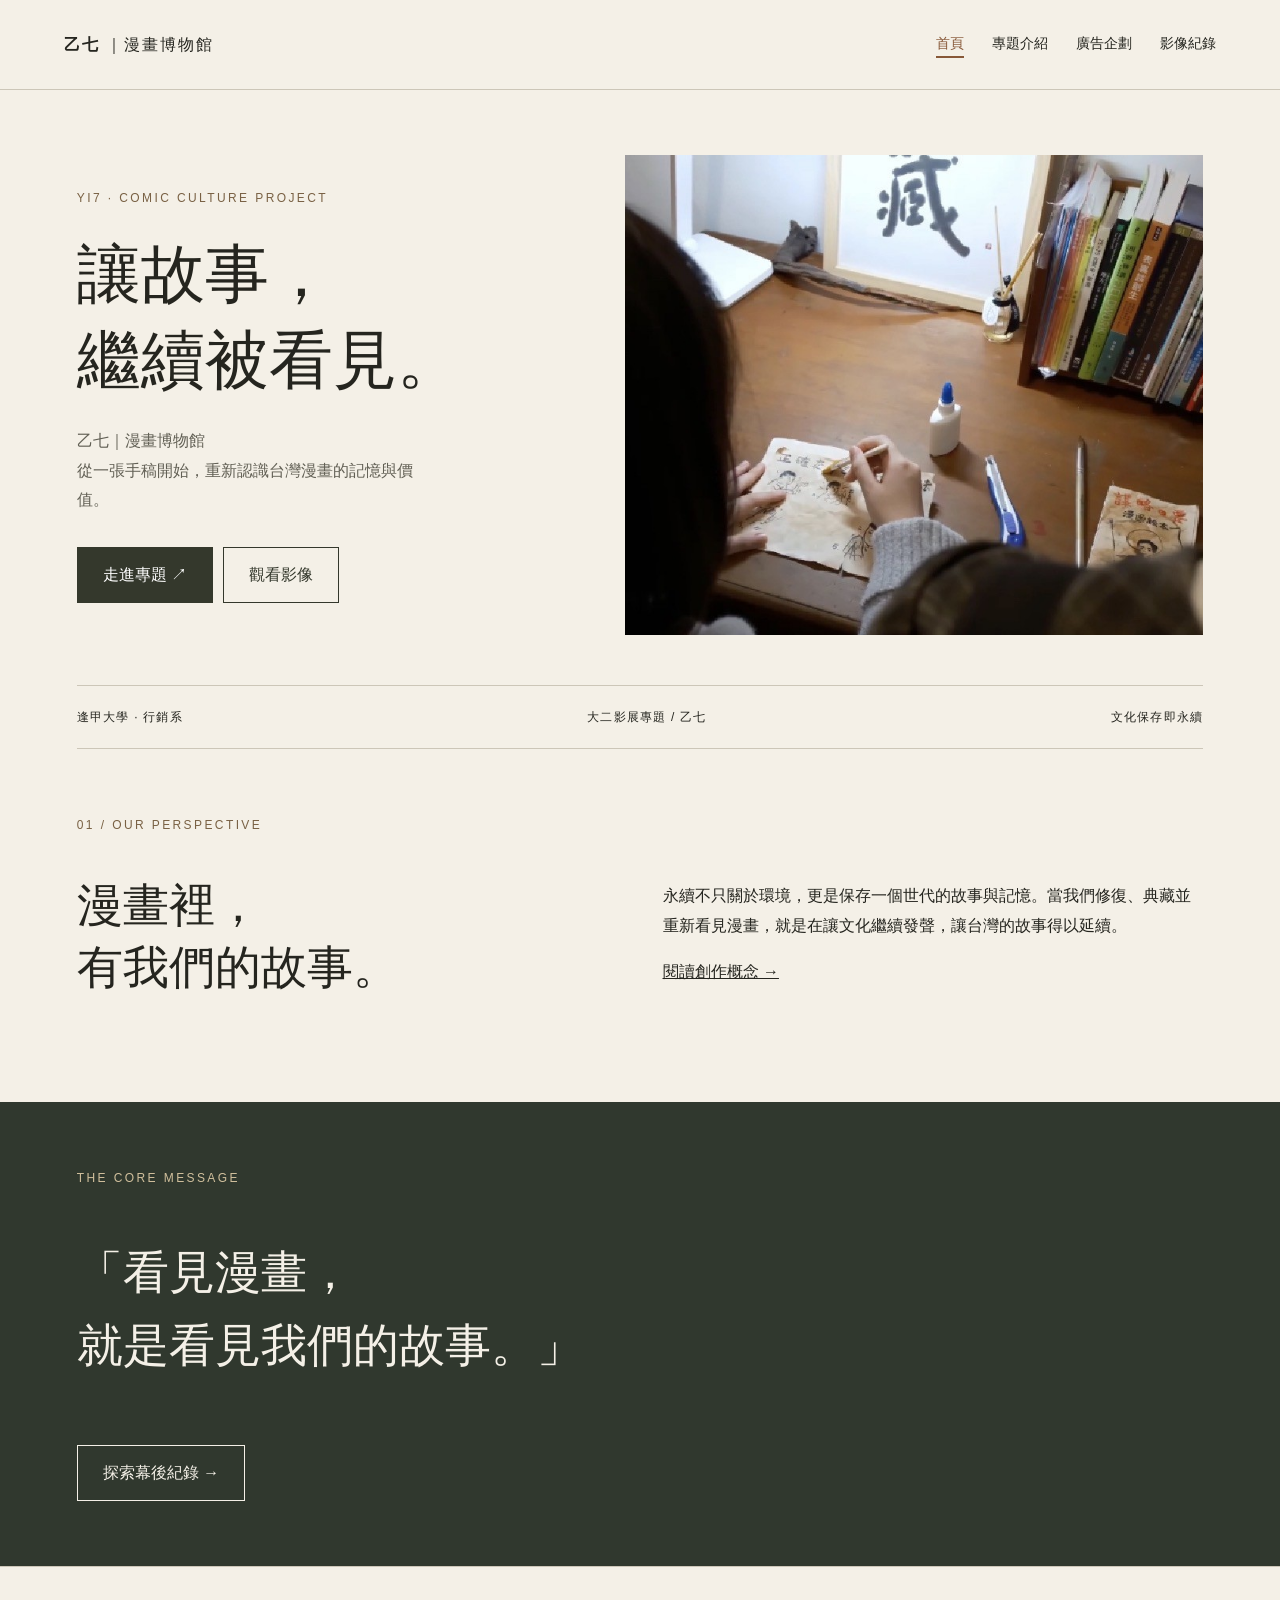
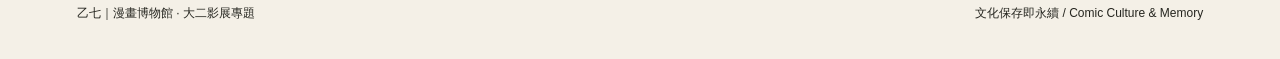
<file: index.html>
<!doctype html><html lang="zh-Hant"><head><meta charset="utf-8"><meta name="viewport" content="width=device-width,initial-scale=1"><title>首頁｜乙七・漫畫博物館</title><meta name="description" content="乙七漫畫博物館影展專題，以文化保存即永續為主軸，透過漫畫修復的故事呈現台灣漫畫的文化記憶與創作價值。"><meta name="author" content="乙七"><meta property="og:title" content="首頁｜乙七・漫畫博物館"><meta property="og:description" content="文化保存即永續。看見漫畫，就是看見我們的故事。"><meta property="og:type" content="website"><meta property="og:locale" content="zh_TW"><link rel="stylesheet" href="css/style.css"></head><body><header><a class="brand" href="index.html">乙七 <span style="font-weight:400">｜漫畫博物館</span></a><nav aria-label="主要導覽"><a href="index.html" aria-current="page">首頁</a><a href="project.html" >專題介紹</a><a href="concept.html" >廣告企劃</a><a href="gallery.html" >影像紀錄</a></nav></header><main><section class="hero"><div><div class="eyebrow">YI7 · Comic Culture Project</div><h1>讓故事，<br>繼續被看見。</h1><p class="desc">乙七｜漫畫博物館<br>從一張手稿開始，重新認識台灣漫畫的記憶與價值。</p><a class="button" href="project.html">走進專題 ↗</a><a class="button outline" href="gallery.html">觀看影像</a></div><img src="images/hero.jpg" alt="在書桌前修復漫畫手稿的專題主視覺"></section><div class="strip"><span>逢甲大學 · 行銷系</span><span>大二影展專題 / 乙七</span><span>文化保存即永續</span></div><section class="wrap feature"><div><div class="eyebrow">01 / Our perspective</div><h2>漫畫裡，<br>有我們的故事。</h2></div><div><p>永續不只關於環境，更是保存一個世代的故事與記憶。當我們修復、典藏並重新看見漫畫，就是在讓文化繼續發聲，讓台灣的故事得以延續。</p><a href="concept.html">閱讀創作概念 →</a></div></section><section class="wrap dark"><div class="eyebrow">The core message</div><p class="quote">「看見漫畫，<br>就是看見我們的故事。」</p><a class="button outline" style="color:inherit;border-color:inherit" href="gallery.html">探索幕後紀錄 →</a></section></main><footer><span>乙七｜漫畫博物館 · 大二影展專題</span><span>文化保存即永續 / Comic Culture & Memory</span></footer></body></html>
</file>
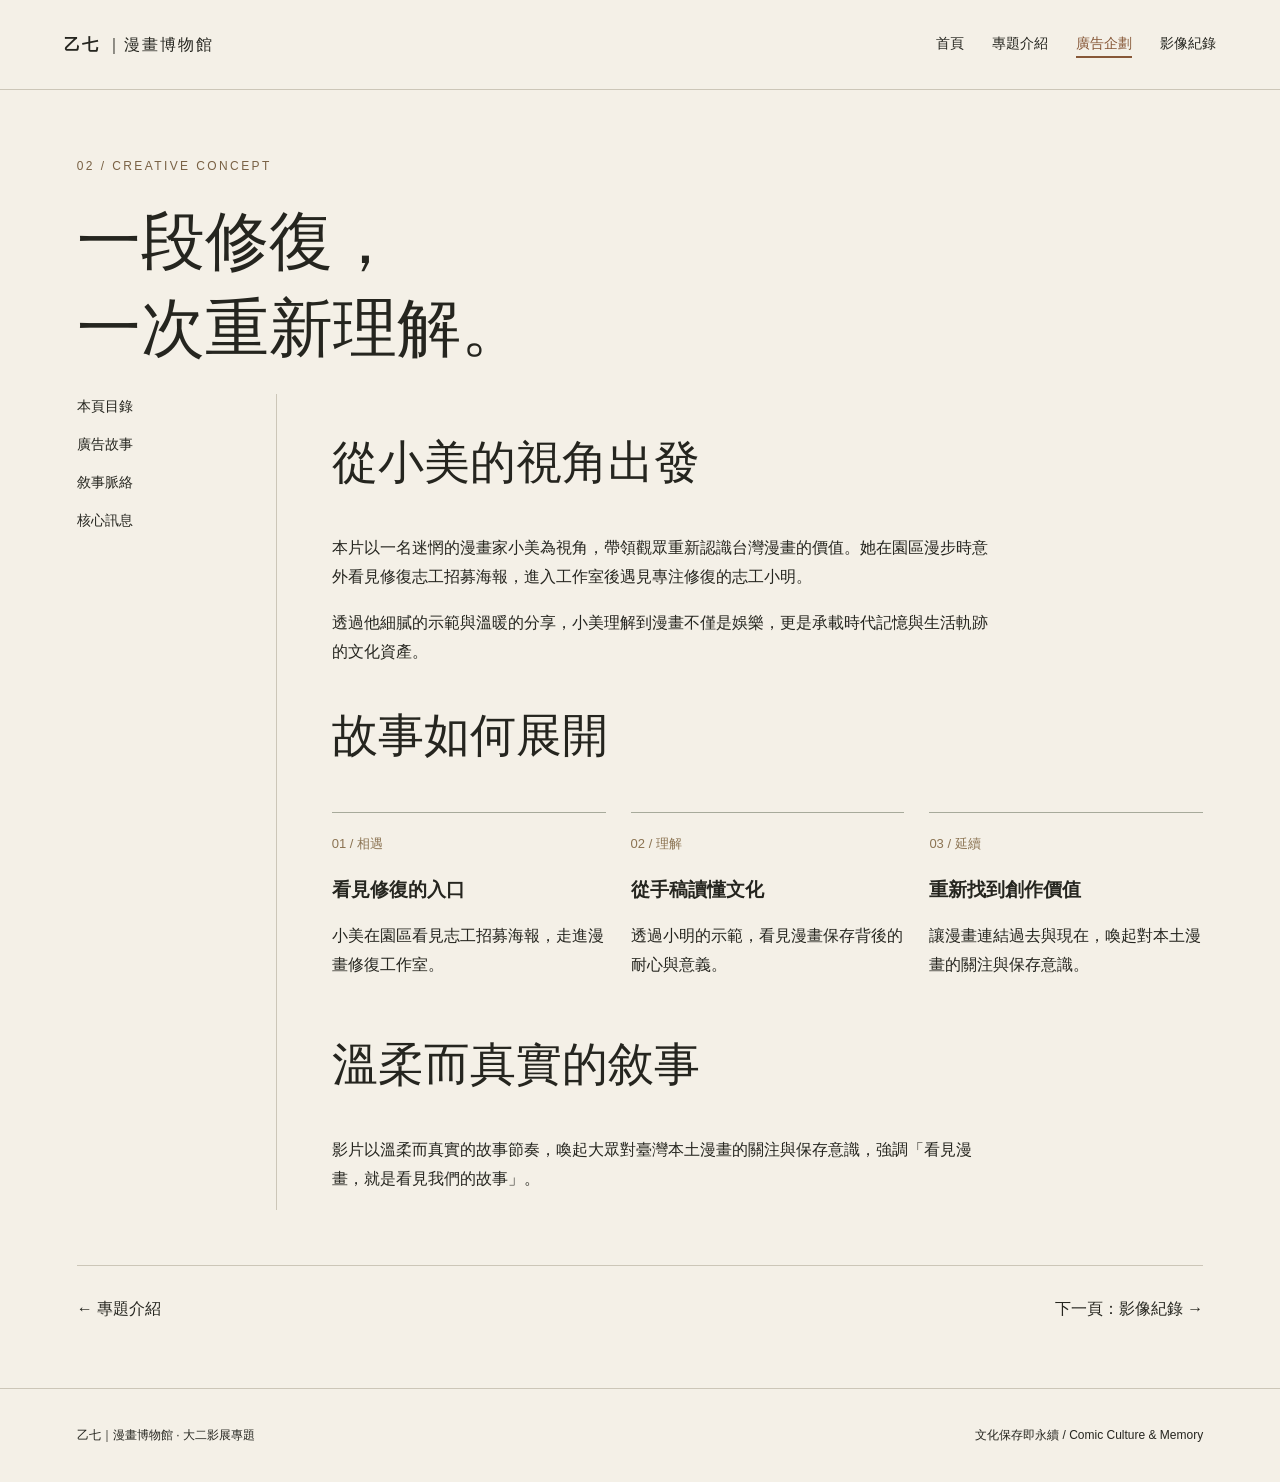
<file: concept.html>
<!doctype html><html lang="zh-Hant"><head><meta charset="utf-8"><meta name="viewport" content="width=device-width,initial-scale=1"><title>廣告企劃｜乙七・漫畫博物館</title><meta name="description" content="乙七漫畫博物館影展專題，以文化保存即永續為主軸，透過漫畫修復的故事呈現台灣漫畫的文化記憶與創作價值。"><meta name="author" content="乙七"><meta property="og:title" content="廣告企劃｜乙七・漫畫博物館"><meta property="og:description" content="文化保存即永續。看見漫畫，就是看見我們的故事。"><meta property="og:type" content="website"><meta property="og:locale" content="zh_TW"><link rel="stylesheet" href="css/style.css"></head><body><header><a class="brand" href="index.html">乙七 <span style="font-weight:400">｜漫畫博物館</span></a><nav aria-label="主要導覽"><a href="index.html" >首頁</a><a href="project.html" >專題介紹</a><a href="concept.html" aria-current="page">廣告企劃</a><a href="gallery.html" >影像紀錄</a></nav></header><main><section class="wrap"><div class="eyebrow">02 / Creative concept</div><h1>一段修復，<br>一次重新理解。</h1><div class="split"><aside class="side" aria-label="本頁導覽">本頁目錄<a href="#story">廣告故事</a><a href="#narrative">敘事脈絡</a><a href="#message">核心訊息</a></aside><div><section id="story"><h2>從小美的視角出發</h2><p>本片以一名迷惘的漫畫家小美為視角，帶領觀眾重新認識台灣漫畫的價值。她在園區漫步時意外看見修復志工招募海報，進入工作室後遇見專注修復的志工小明。</p><p>透過他細膩的示範與溫暖的分享，小美理解到漫畫不僅是娛樂，更是承載時代記憶與生活軌跡的文化資產。</p></section><section id="narrative"><h2>故事如何展開</h2><div class="steps"><div class="step"><span>01 / 相遇</span><h3>看見修復的入口</h3><p>小美在園區看見志工招募海報，走進漫畫修復工作室。</p></div><div class="step"><span>02 / 理解</span><h3>從手稿讀懂文化</h3><p>透過小明的示範，看見漫畫保存背後的耐心與意義。</p></div><div class="step"><span>03 / 延續</span><h3>重新找到創作價值</h3><p>讓漫畫連結過去與現在，喚起對本土漫畫的關注與保存意識。</p></div></div></section><section id="message"><h2>溫柔而真實的敘事</h2><p>影片以溫柔而真實的故事節奏，喚起大眾對臺灣本土漫畫的關注與保存意識，強調「看見漫畫，就是看見我們的故事」。</p></section></div></div><div class="pager"><a href="project.html">← 專題介紹</a><a href="gallery.html">下一頁：影像紀錄 →</a></div></section></main><footer><span>乙七｜漫畫博物館 · 大二影展專題</span><span>文化保存即永續 / Comic Culture & Memory</span></footer></body></html>
</file>
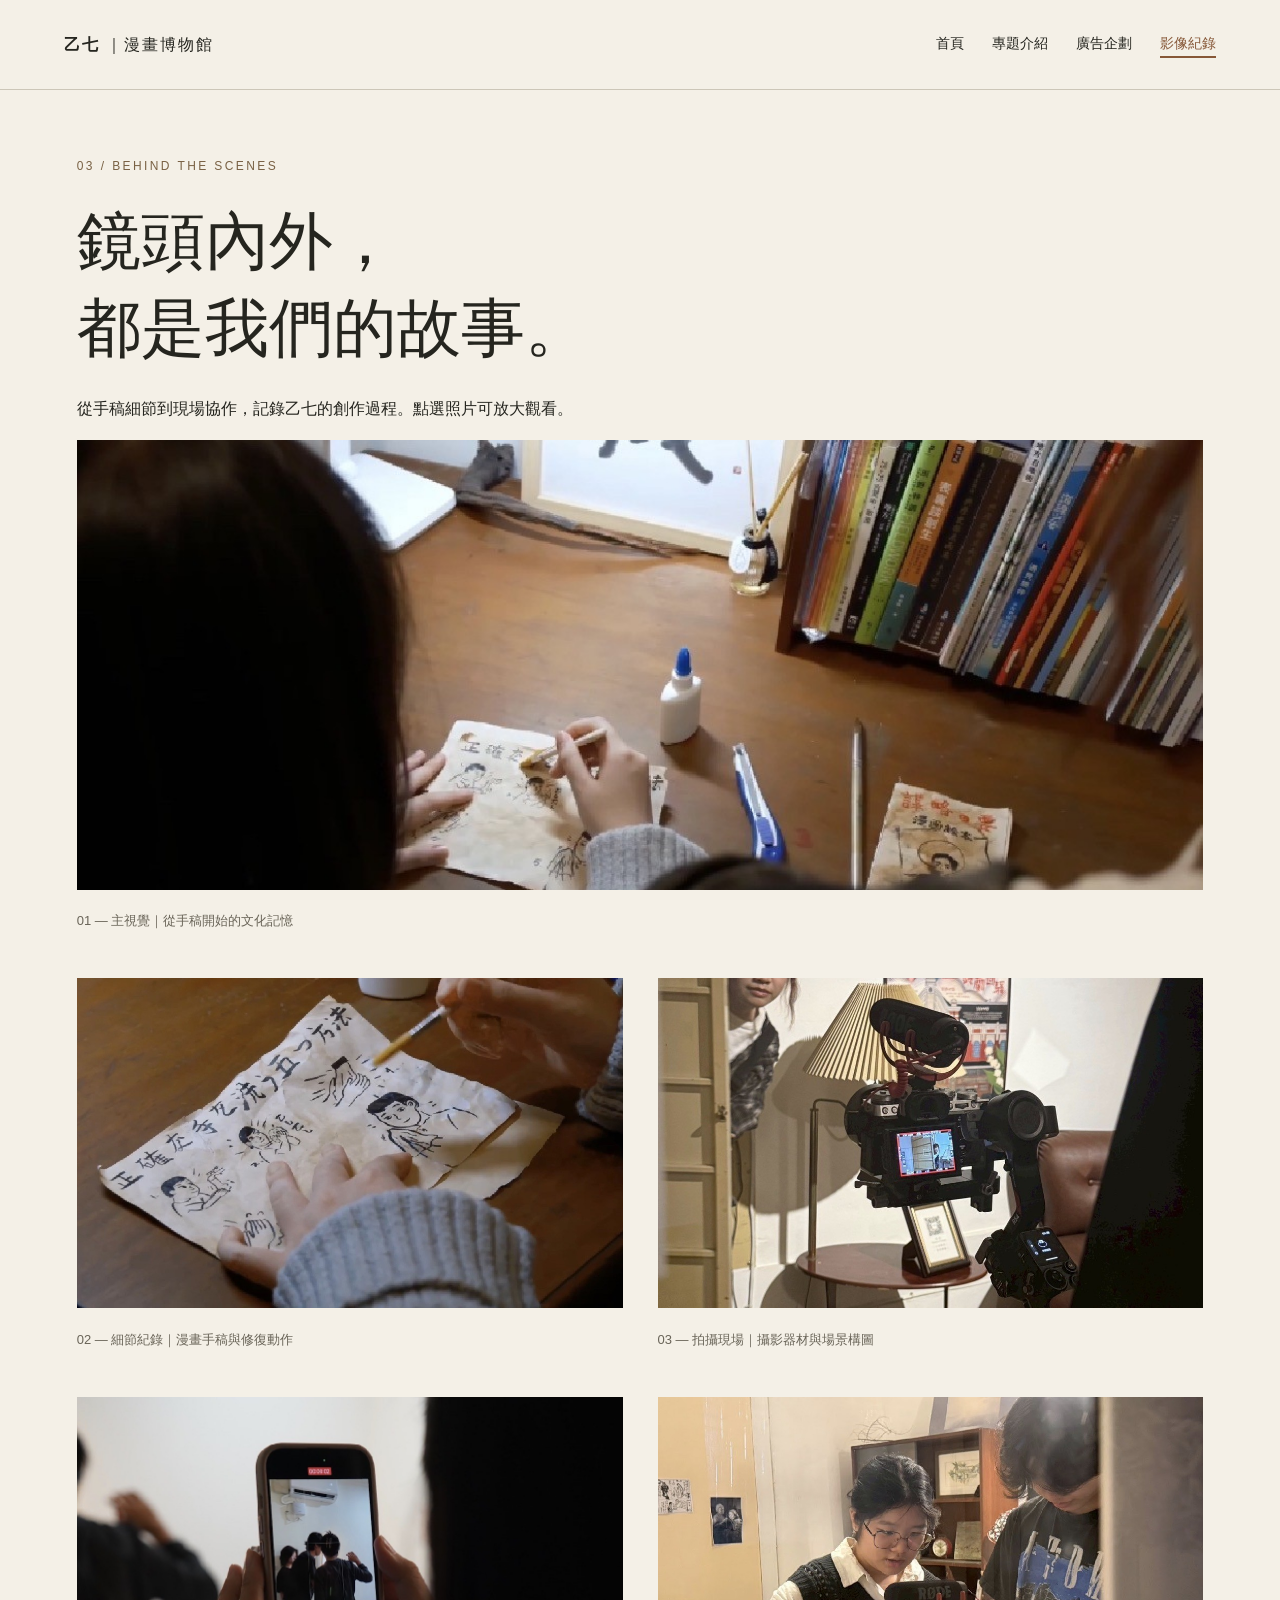
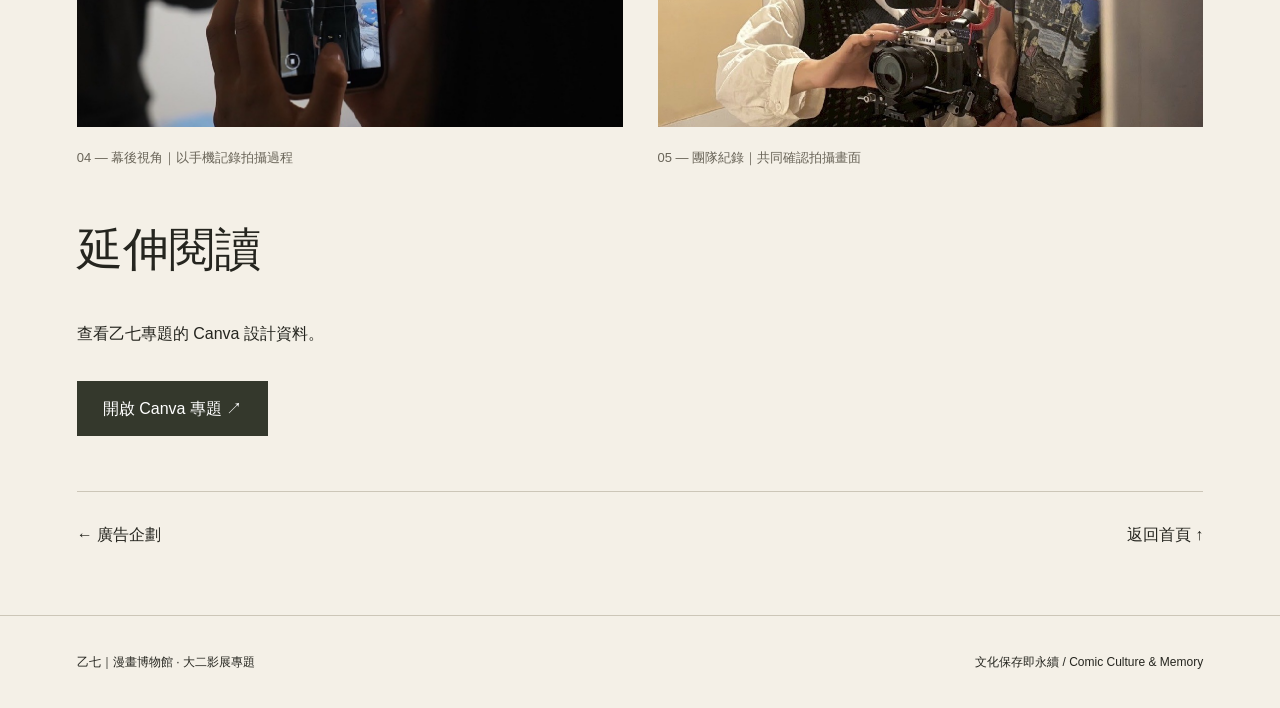
<file: gallery.html>
<!doctype html><html lang="zh-Hant"><head><meta charset="utf-8"><meta name="viewport" content="width=device-width,initial-scale=1"><title>影像紀錄｜乙七・漫畫博物館</title><meta name="description" content="乙七漫畫博物館影展專題，以文化保存即永續為主軸，透過漫畫修復的故事呈現台灣漫畫的文化記憶與創作價值。"><meta name="author" content="乙七"><meta property="og:title" content="影像紀錄｜乙七・漫畫博物館"><meta property="og:description" content="文化保存即永續。看見漫畫，就是看見我們的故事。"><meta property="og:type" content="website"><meta property="og:locale" content="zh_TW"><link rel="stylesheet" href="css/style.css"></head><body><header><a class="brand" href="index.html">乙七 <span style="font-weight:400">｜漫畫博物館</span></a><nav aria-label="主要導覽"><a href="index.html" >首頁</a><a href="project.html" >專題介紹</a><a href="concept.html" >廣告企劃</a><a href="gallery.html" aria-current="page">影像紀錄</a></nav></header><main><section class="wrap"><div class="eyebrow">03 / Behind the scenes</div><h1>鏡頭內外，<br>都是我們的故事。</h1><p>從手稿細節到現場協作，記錄乙七的創作過程。點選照片可放大觀看。</p><div class="gallery"><figure><button data-photo="images/hero.jpg" aria-label="放大：主視覺｜從手稿開始的文化記憶"><img src="images/hero.jpg" alt="主視覺｜從手稿開始的文化記憶" loading="lazy"></button><figcaption>01 — 主視覺｜從手稿開始的文化記憶</figcaption></figure><figure><button data-photo="images/restoration.jpg" aria-label="放大：細節紀錄｜漫畫手稿與修復動作"><img src="images/restoration.jpg" alt="細節紀錄｜漫畫手稿與修復動作" loading="lazy"></button><figcaption>02 — 細節紀錄｜漫畫手稿與修復動作</figcaption></figure><figure><button data-photo="images/camera.jpg" aria-label="放大：拍攝現場｜攝影器材與場景構圖"><img src="images/camera.jpg" alt="拍攝現場｜攝影器材與場景構圖" loading="lazy"></button><figcaption>03 — 拍攝現場｜攝影器材與場景構圖</figcaption></figure><figure><button data-photo="images/phone.jpg" aria-label="放大：幕後視角｜以手機記錄拍攝過程"><img src="images/phone.jpg" alt="幕後視角｜以手機記錄拍攝過程" loading="lazy"></button><figcaption>04 — 幕後視角｜以手機記錄拍攝過程</figcaption></figure><figure><button data-photo="images/team.jpg" aria-label="放大：團隊紀錄｜共同確認拍攝畫面"><img src="images/team.jpg" alt="團隊紀錄｜共同確認拍攝畫面" loading="lazy"></button><figcaption>05 — 團隊紀錄｜共同確認拍攝畫面</figcaption></figure></div><section><h2>延伸閱讀</h2><p>查看乙七專題的 Canva 設計資料。</p><a class="button" href="https://www.canva.com/design/DAG3SC08xIE/ox7PobI-hmovh80mJ9mi7A/edit" target="_blank" rel="noopener noreferrer">開啟 Canva 專題 ↗</a></section><div class="pager"><a href="concept.html">← 廣告企劃</a><a href="index.html">返回首頁 ↑</a></div></section><dialog><button aria-label="關閉放大照片">×</button><img alt="放大照片"></dialog><script src="gallery.js"></script></main><footer><span>乙七｜漫畫博物館 · 大二影展專題</span><span>文化保存即永續 / Comic Culture & Memory</span></footer></body></html>
</file>
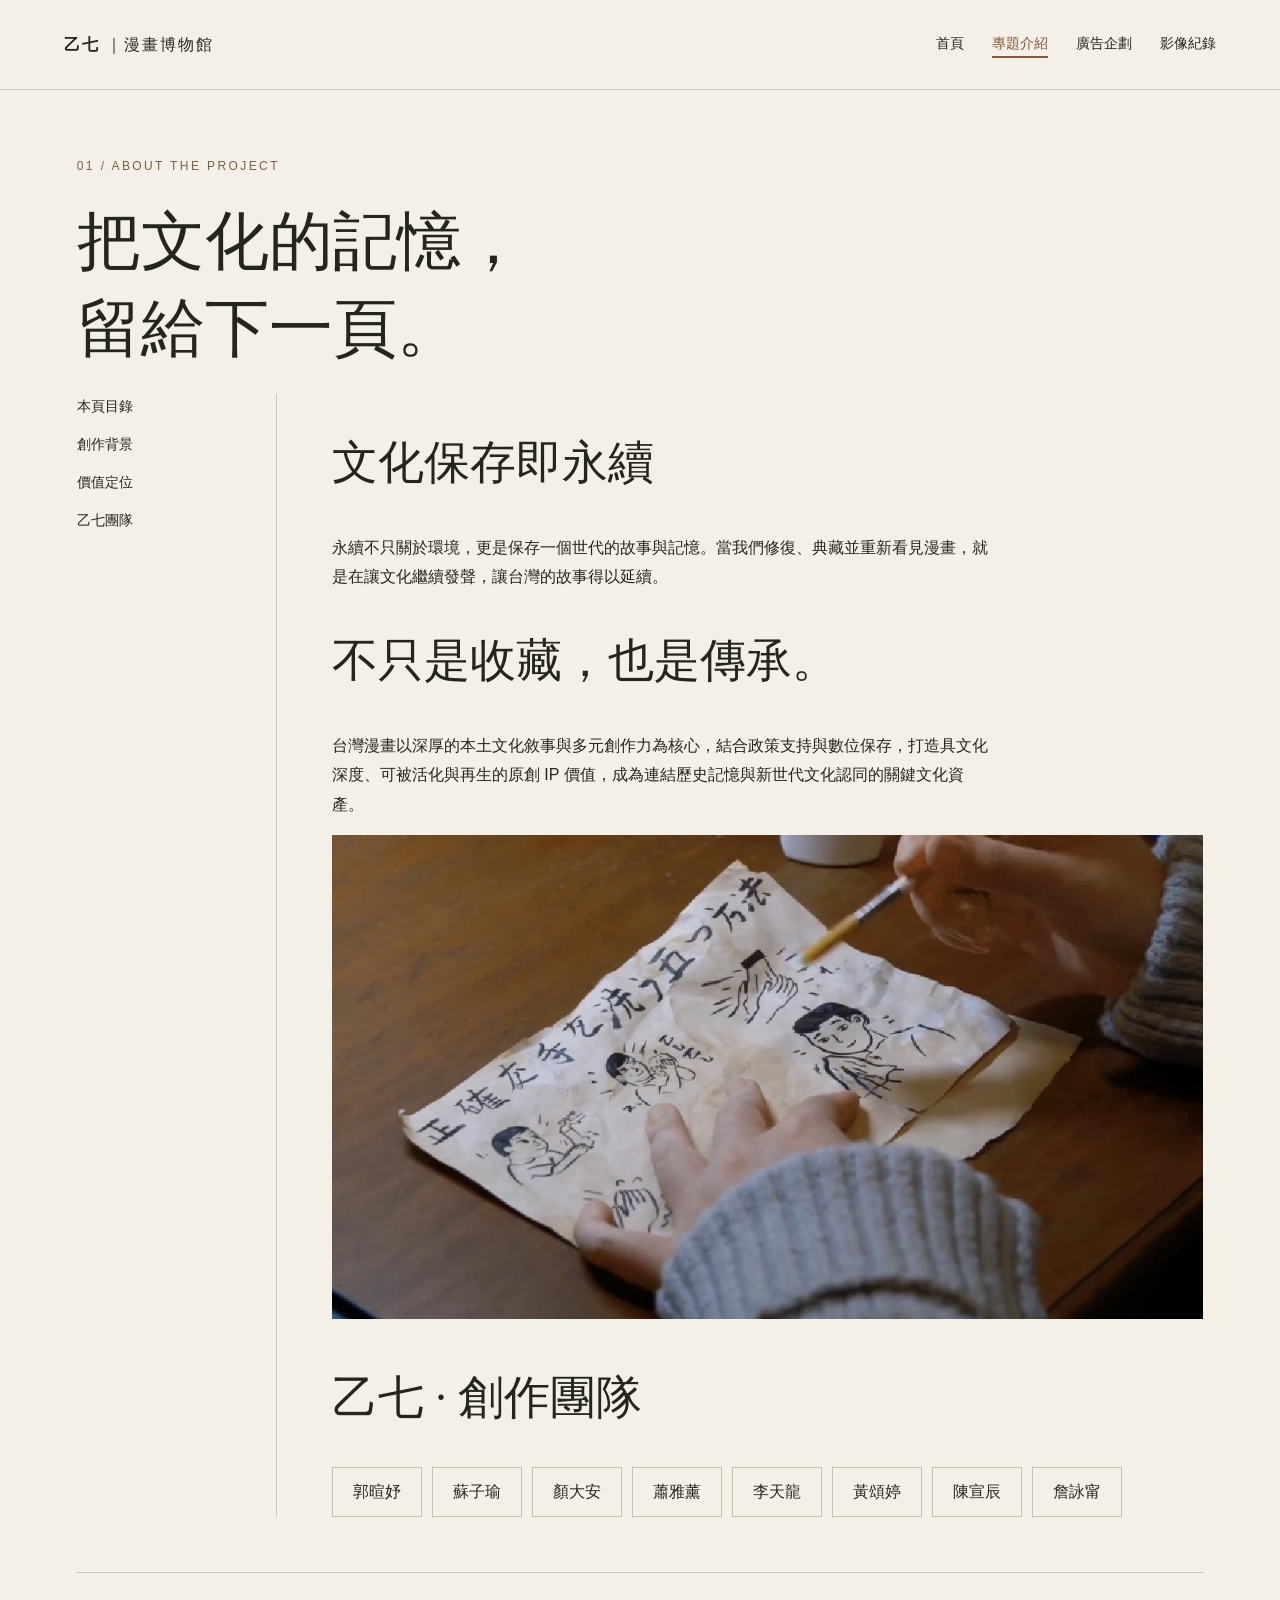
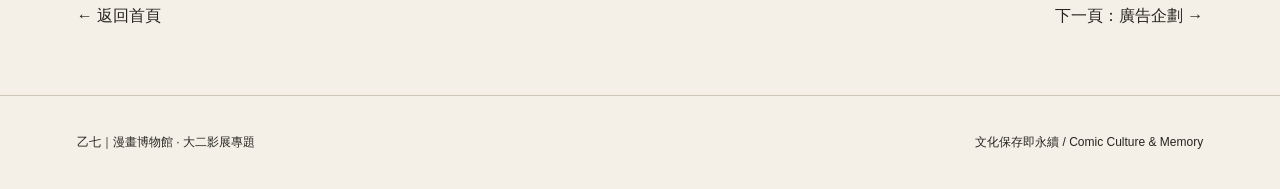
<file: project.html>
<!doctype html><html lang="zh-Hant"><head><meta charset="utf-8"><meta name="viewport" content="width=device-width,initial-scale=1"><title>專題介紹｜乙七・漫畫博物館</title><meta name="description" content="乙七漫畫博物館影展專題，以文化保存即永續為主軸，透過漫畫修復的故事呈現台灣漫畫的文化記憶與創作價值。"><meta name="author" content="乙七"><meta property="og:title" content="專題介紹｜乙七・漫畫博物館"><meta property="og:description" content="文化保存即永續。看見漫畫，就是看見我們的故事。"><meta property="og:type" content="website"><meta property="og:locale" content="zh_TW"><link rel="stylesheet" href="css/style.css"></head><body><header><a class="brand" href="index.html">乙七 <span style="font-weight:400">｜漫畫博物館</span></a><nav aria-label="主要導覽"><a href="index.html" >首頁</a><a href="project.html" aria-current="page">專題介紹</a><a href="concept.html" >廣告企劃</a><a href="gallery.html" >影像紀錄</a></nav></header><main><section class="wrap"><div class="eyebrow">01 / About the project</div><h1>把文化的記憶，<br>留給下一頁。</h1><div class="split"><aside class="side" aria-label="本頁導覽">本頁目錄<a href="#background">創作背景</a><a href="#value">價值定位</a><a href="#team">乙七團隊</a></aside><div><section id="background"><h2>文化保存即永續</h2><p>永續不只關於環境，更是保存一個世代的故事與記憶。當我們修復、典藏並重新看見漫畫，就是在讓文化繼續發聲，讓台灣的故事得以延續。</p></section><section id="value"><h2>不只是收藏，也是傳承。</h2><p>台灣漫畫以深厚的本土文化敘事與多元創作力為核心，結合政策支持與數位保存，打造具文化深度、可被活化與再生的原創 IP 價值，成為連結歷史記憶與新世代文化認同的關鍵文化資產。</p><img src="images/restoration.jpg" alt="以畫筆處理漫畫紙張的細節" width="1097" height="609" style="width:100%;height:auto"></section><section id="team"><h2>乙七 · 創作團隊</h2><div class="members"><span>郭暄妤</span><span>蘇子瑜</span><span>顏大安</span><span>蕭雅薰</span><span>李天龍</span><span>黃頌婷</span><span>陳宣辰</span><span>詹詠甯</span></div></section></div></div><div class="pager"><a href="index.html">← 返回首頁</a><a href="concept.html">下一頁：廣告企劃 →</a></div></section></main><footer><span>乙七｜漫畫博物館 · 大二影展專題</span><span>文化保存即永續 / Comic Culture & Memory</span></footer></body></html>
</file>
<file: css/style.css>
*{box-sizing:border-box}html{scroll-behavior:smooth}body{margin:0;background:#f4f0e7;color:#25251f;font-family:Arial,"Noto Sans TC",sans-serif;line-height:1.85}a{color:inherit}button{font:inherit;cursor:pointer}header{height:90px;padding:0 5vw;display:flex;align-items:center;justify-content:space-between;border-bottom:1px solid #ccc6b8}.brand{text-decoration:none;font-weight:bold;letter-spacing:.12em}nav{display:flex;gap:28px}nav a{text-decoration:none;font-size:14px}nav a[aria-current]{color:#875838;border-bottom:2px solid}main{max-width:1440px;margin:auto}.wrap{padding:65px 6vw}.eyebrow{font-size:12px;letter-spacing:.2em;color:#796144;text-transform:uppercase}h1,h2,h3{line-height:1.35;font-family:Georgia,"Noto Serif TC",serif}h1{font-size:clamp(40px,5vw,72px);font-weight:500;margin:22px 0}h2{font-size:clamp(28px,3.6vw,48px);font-weight:500}p{max-width:660px}.hero{display:grid;grid-template-columns:1fr 1.15fr;align-items:center;gap:45px;padding:65px 6vw 50px}.hero img{width:100%;height:480px;object-fit:cover}.hero .desc{max-width:360px;color:#626055}.button{display:inline-block;border:1px solid #34382c;padding:12px 25px;text-decoration:none;margin:16px 10px 0 0;background:#34382c;color:#fff}.button.outline{background:transparent;color:#34382c}.strip{margin:0 6vw;padding:20px 0;border-top:1px solid #ccc6b8;border-bottom:1px solid #ccc6b8;display:flex;justify-content:space-between;font-size:12px;letter-spacing:.1em}.split{display:grid;grid-template-columns:200px 1fr;gap:55px}.side{border-right:1px solid #ccc6b8;font-size:14px}.side a{display:block;margin:12px 0;text-decoration:none}.feature{display:grid;grid-template-columns:1fr 1fr;gap:45px;align-items:center}.feature img{width:100%}.dark{background:#30382e;color:#f4f0e7}.dark .eyebrow{color:#d1c09d}.quote{font-family:Georgia,serif;font-size:clamp(26px,3.6vw,48px);line-height:1.6}.steps{display:grid;grid-template-columns:repeat(3,1fr);gap:25px;margin-top:45px}.step{border-top:1px solid #a7aa9b;padding-top:15px}.step span{font-size:13px;color:#8b7352}.gallery{display:grid;grid-template-columns:1fr 1fr;gap:35px}.gallery figure{margin:0}.gallery img{width:100%;height:330px;object-fit:cover}.gallery button{padding:0;border:0;background:none;width:100%;display:block}.gallery figcaption{font-size:13px;padding:10px 0;color:#696458}.gallery figure:first-child{grid-column:1/-1}.gallery figure:first-child img{height:450px}.members{display:flex;flex-wrap:wrap;gap:10px}.members span{padding:9px 20px;border:1px solid #c7c0b0}footer{padding:35px 6vw;border-top:1px solid #ccc6b8;display:flex;justify-content:space-between;font-size:12px}dialog{border:0;background:#f4f0e7;max-width:95vw;padding:18px}dialog::backdrop{background:#000c}dialog img{display:block;max-width:85vw;max-height:78vh}dialog button{display:block;margin-left:auto;border:0;background:none;font-size:24px}.pager{display:flex;justify-content:space-between;border-top:1px solid #ccc6b8;padding-top:28px;margin-top:55px}.pager a{text-decoration:none}a:focus-visible,button:focus-visible{outline:3px solid #ac632b;outline-offset:5px}@media(max-width:750px){header{height:auto;padding:20px 6vw;display:block}nav{margin-top:14px;gap:18px;flex-wrap:wrap}nav a{font-size:13px}.hero{grid-template-columns:1fr;padding-top:35px;gap:28px}.hero img{height:300px}.strip{gap:15px;flex-wrap:wrap}.wrap{padding:40px 6vw}.split{grid-template-columns:1fr;gap:25px}.side{border-right:0;border-bottom:1px solid #ccc6b8;padding-bottom:15px}.side a{display:inline-block;margin-right:20px}.feature,.steps,.gallery{grid-template-columns:1fr}.gallery figure:first-child{grid-column:auto}.gallery img,.gallery figure:first-child img{height:auto}.feature{gap:15px}footer{display:block}.pager{gap:20px}}
</file>
